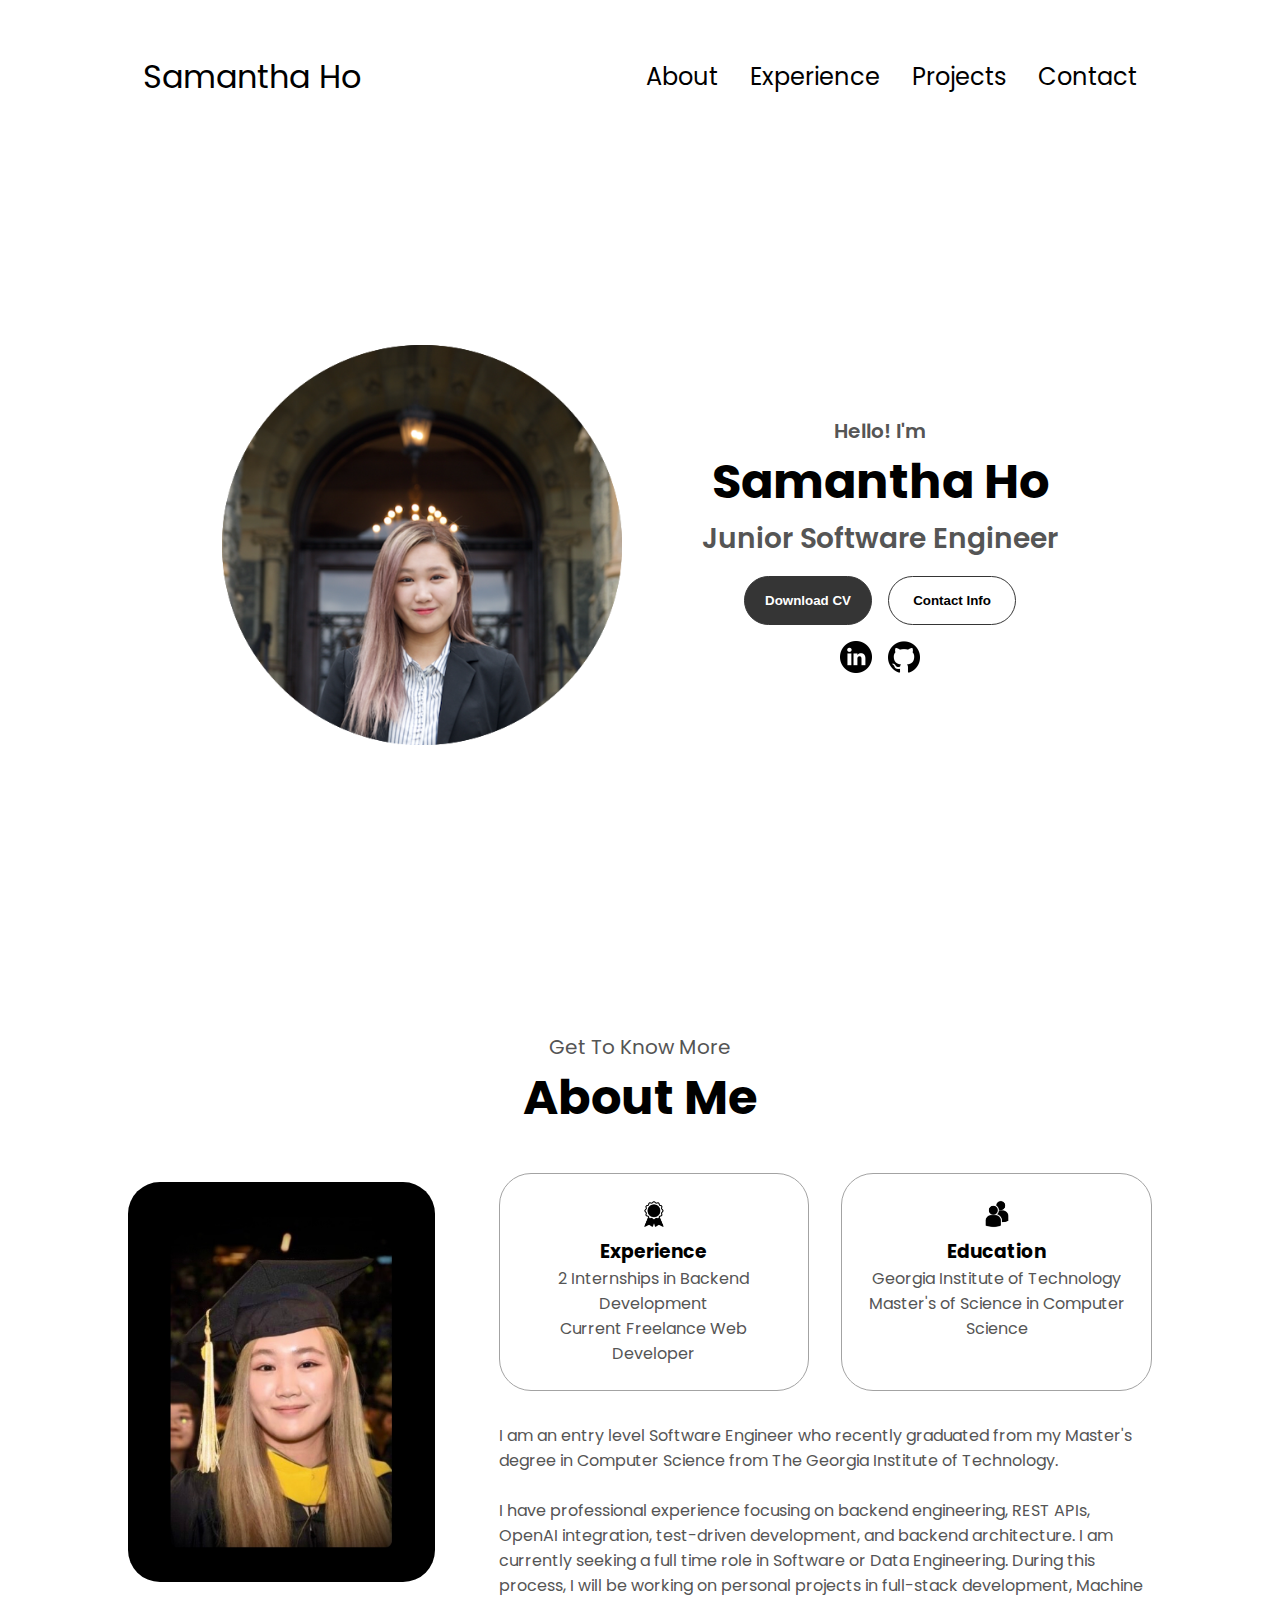
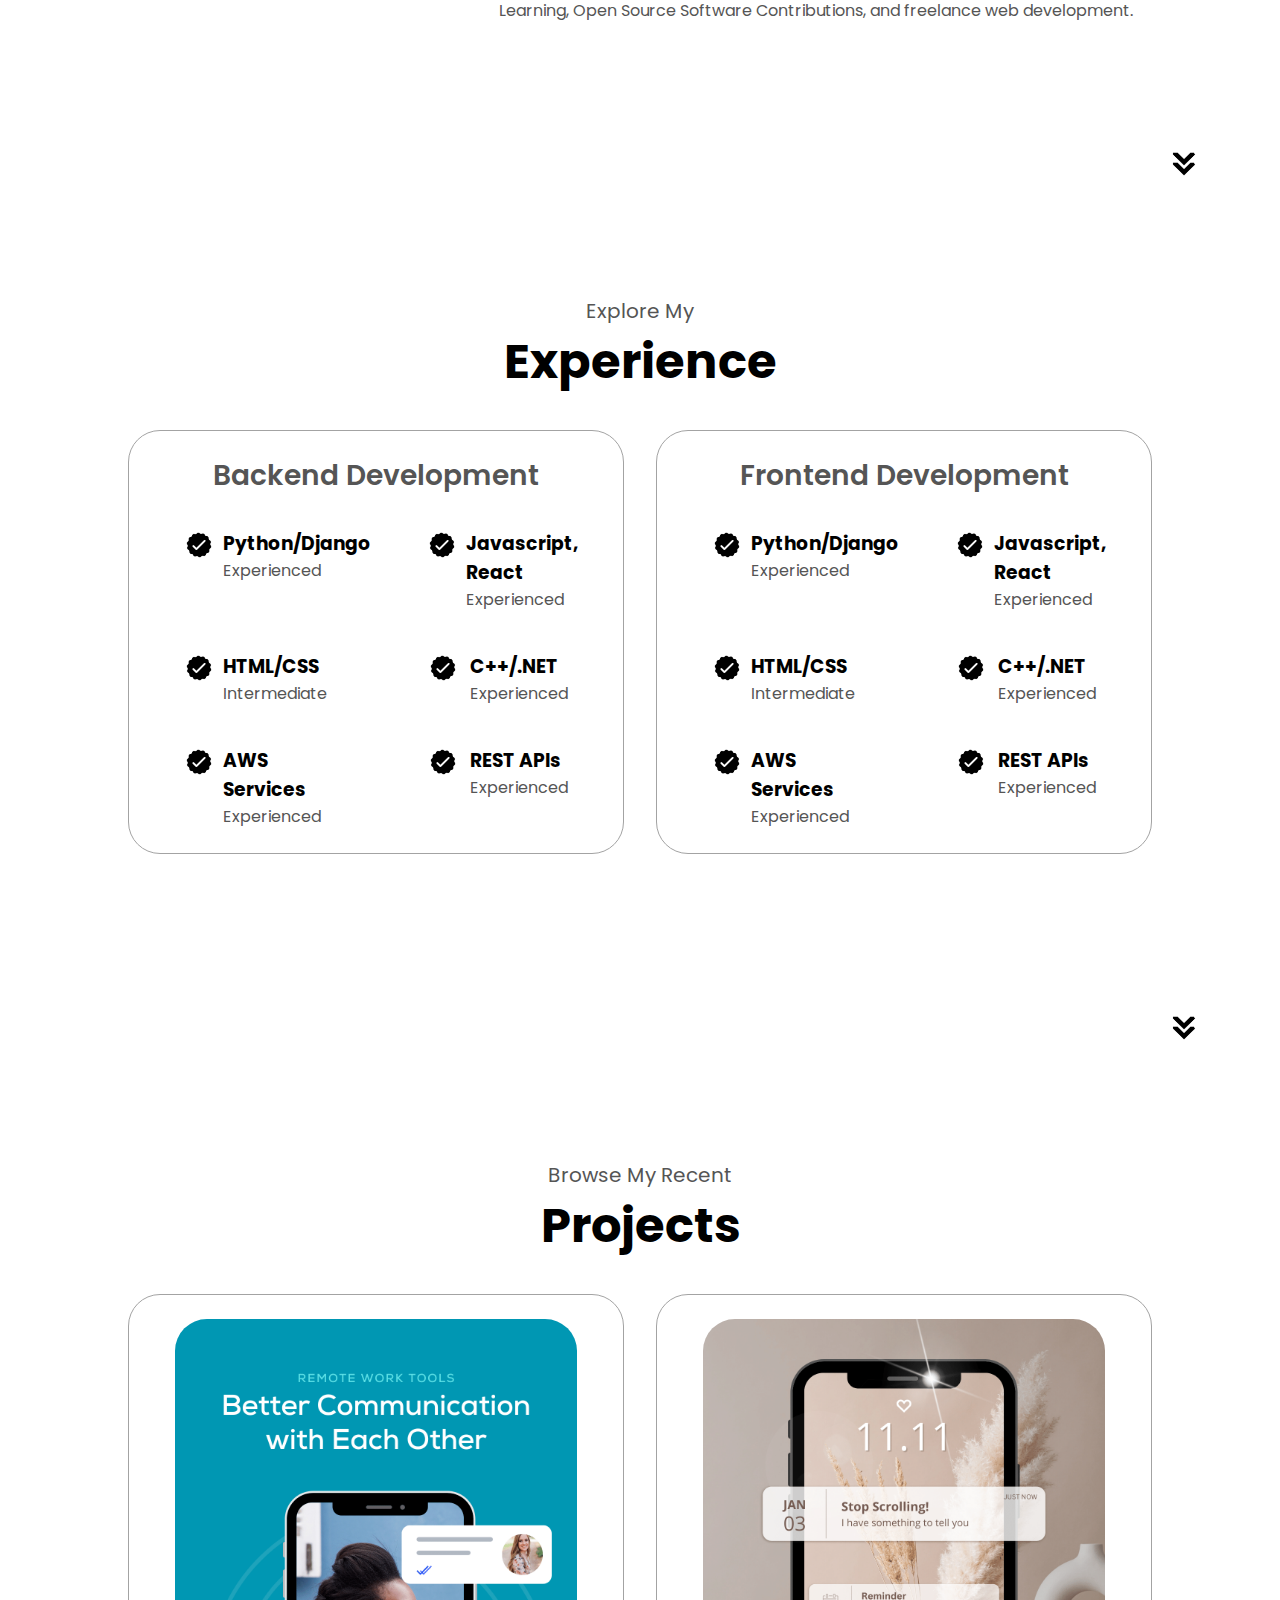
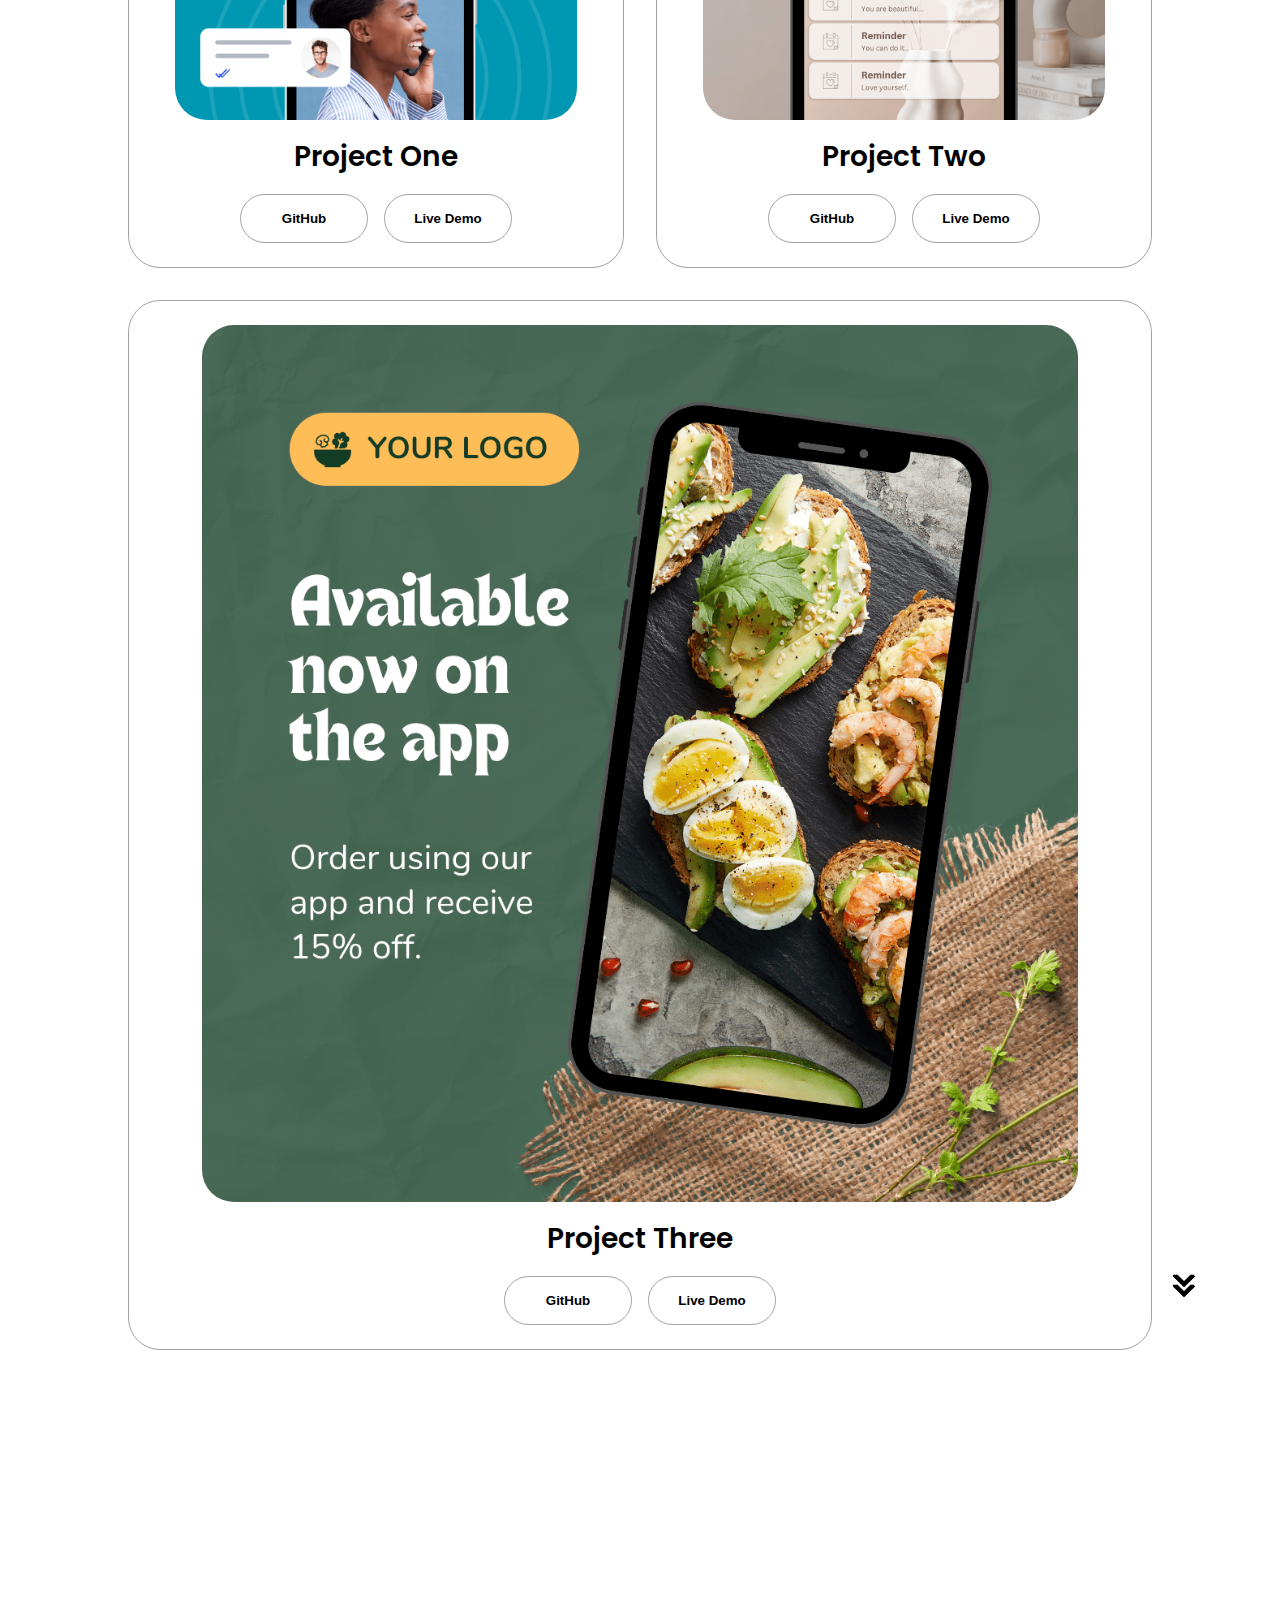
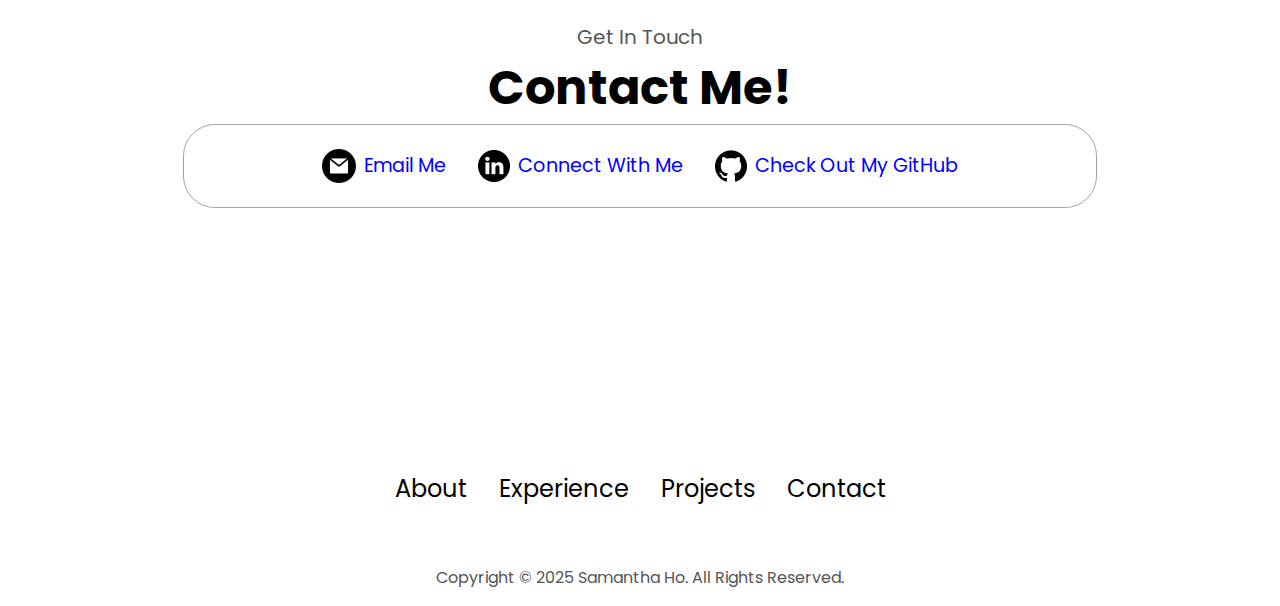
<file: index.html>
<!DOCTYPE html>
<html lang="en">
<head>
  <meta charset="UTF-8">
  <meta name="viewport" content="width=device-width, initial-scale=1.0">
  <title>My Portfolio</title>
  <link rel="stylesheet" href="style.css">
  <link rel="stylesheet" href="mediaqueries.css">
</head>
<body>
  <!-- This nav is for desktop -->
  <nav id="desktop-nav">
    <div class="logo">Samantha Ho</div>
    <div>
      <ul class="nav-links"> 
        <!-- href tags will add onto the main domain to refer to subpages -->
        <li><a href="#about">About</a></li>
        <li><a href="#experience">Experience</a></li>
        <li><a href="#projects">Projects</a></li>
        <li><a href="#contact">Contact</a></li>
      </ul>
    </div>
  </nav> 
  <!-- END nav for desktop -->
  <!------------------------------------------------------>
  <!-- This nav is for mobile -->
  <!-- toggleMenu() is a js function to handle menu being clicked -->
  <nav id="hamburger-nav">
    <div class="logo">Samantha Ho</div>
    <div class="hamburger-menu">
      <div class="hamburger-icon" onclick="toggleMenu()">
        <span></span>
        <span></span>
        <span></span>
      </div>
      <div class="menu-links">
        <li><a href="#about" onclick="toggleMenu()">About</a></li>
        <li><a href="#experience" onclick="toggleMenu()">Experience</a></li>
        <li><a href="#projects" onclick="toggleMenu()">Projects</a></li>
        <li><a href="#contact" onclick="toggleMenu()">Contact</a></li>
      </div>
    </div>
  </nav>
  <!-- END nav for mobile -->
  <!------------------------------------------------------>
  <!-- Creating the Section for Profile -->
  <section id = "profile"> 
    <div class = "section__pic-container">
      <img src="./assets/samhoheadshot.png" alt="SamanthaHoProfilePicture">
    </div>

    <div class="section__text">
      <p class="section__text__p1">Hello! I'm</p>
      <h1 class="title">Samantha Ho</h1>
      <p class ="section__text__p2">Junior Software Engineer</p>

      <div class="btn-container">
        <button class="btn btn-color-1" onclick="window.open('./assets/SamanthaHoResume.pdf')">
          Download CV
        </button>
        <button class="btn btn-color-2" onclick="location.href='./#contact'">
          Contact Info
        </button>
      </div>

      <div id="socials-container">
        <img src="./assets/linkedin.png" alt="LinkedIn Profile" class="icon" 
        onclick="location.href='https://linkedin.com/in/samantha-ho-8a4304196/'">
        <img src="./assets/github.png" alt="GitHub Profile" class="icon" 
        onclick="location.href='https://github.com/SamKristinHo'">
      </div>

    </div>

  </section>
  <!---END Section for Profile---->
  <!------------------------------------------------------>
  <!-- Creating the Section for About-->
  <!-- Reusing class names from prior section for uniform styling-->
  <section id="about">
    <p class="section__text__p1">Get To Know More</p>
    <h1 class="title">About Me</h1>

    <div class="section-container">

      <div class="section__pic-container">
        <img 
        src="./assets/Grad.jpg" 
        alt="Profile Picture"
        class="about-pic">
      </div>

      <div class="about-details-container">

        <div class="about-containers">

          <div class="details-container">
            <img 
            src="./assets/experience.png" 
            alt="Experience Icon"
            class="icon">
            <h3>Experience</h3>
            <p>2 Internships in Backend Development</p>
            <p>Current Freelance Web Developer</p>
          </div>

          <div class="details-container">
            <img 
            src="./assets/education.png" 
            alt="Education Icon"
            class="icon">
            <h3>Education</h3>
            <p>Georgia Institute of Technology <br>Master's of Science in Computer Science</p>
          </div>

        </div>

        <div class="text-container">
            <p>I am an entry level Software Engineer who recently 
              graduated from my Master's degree in Computer Science from 
              The Georgia Institute of Technology. 
              
            </p>
            <p><br></p>
            <p>
              I have professional experience focusing on backend engineering, 
              REST APIs, OpenAI integration, test-driven development, and backend 
              architecture. I am currently seeking a full time role in 
              Software or Data Engineering. During this process, I will be working 
              on personal projects in full-stack development, Machine Learning, 
              Open Source Software Contributions, and freelance web development.
            </p>
        </div>
        
      </div>

    </div>

    <img 
    src="./assets/arrow.png" 
    alt="Arrow Icon" 
    class="icon arrow" 
    onclick="location.href='./#experience'">
  
  </section>
  <!-- END Section for About-->
  <!------------------------------------------------------>
  <!-- Creating the Section for Experience-->
  <section id="experience">
    <p class="section__text__p1">Explore My</p>
    <h1 class="title"> Experience </h1>

    <div class="experience-details-container">
      
      <div class="about-containers">

        <div class="details-container">
          <h2 class="experience-sub-title">Backend Development</h2>

          <div class="article-container">
            <article>
              <img src="./assets/checkmark.png" alt="Experience Icon" class="icon">
              
              <div>
                <h3>Python/Django</h3>
                <p>Experienced</p>
              </div>

            </article>
            <article>
              <img src="./assets/checkmark.png" alt="Experience Icon" class="icon">
              
              <div>
                <h3>Javascript, React</h3>
                <p>Experienced</p>
              </div>

            </article>
            <article>
              <img src="./assets/checkmark.png" alt="Experience Icon" class="icon">
              
              <div>
                <h3>HTML/CSS</h3>
                <p>Intermediate</p>
              </div>

            </article>
            <article>
              <img src="./assets/checkmark.png" alt="Experience Icon" class="icon">
              
              <div>
                <h3>C++/.NET</h3>
                <p>Experienced</p>
              </div>

            </article>
            <article>
              <img src="./assets/checkmark.png" alt="Experience Icon" class="icon">
              
              <div>
                <h3>AWS Services</h3>
                <p>Experienced</p>
              </div>

            </article>
            <article>
              <img src="./assets/checkmark.png" alt="Experience Icon" class="icon">
              
              <div>
                <h3>REST APIs</h3>
                <p>Experienced</p>
              </div>

            </article>

          </div>

        </div>
        <div class="details-container">
          <h2 class="experience-sub-title">Frontend Development</h2>

          <div class="article-container">
            <article>
              <img src="./assets/checkmark.png" alt="Experience Icon" class="icon">
              
              <div>
                <h3>Python/Django</h3>
                <p>Experienced</p>
              </div>

            </article>
            <article>
              <img src="./assets/checkmark.png" alt="Experience Icon" class="icon">
              
              <div>
                <h3>Javascript, React</h3>
                <p>Experienced</p>
              </div>

            </article>
            <article>
              <img src="./assets/checkmark.png" alt="Experience Icon" class="icon">
              
              <div>
                <h3>HTML/CSS</h3>
                <p>Intermediate</p>
              </div>

            </article>
            <article>
              <img src="./assets/checkmark.png" alt="Experience Icon" class="icon">
              
              <div>
                <h3>C++/.NET</h3>
                <p>Experienced</p>
              </div>

            </article>
            <article>
              <img src="./assets/checkmark.png" alt="Experience Icon" class="icon">
              
              <div>
                <h3>AWS Services</h3>
                <p>Experienced</p>
              </div>

            </article>
            <article>
              <img src="./assets/checkmark.png" alt="Experience Icon" class="icon">
              
              <div>
                <h3>REST APIs</h3>
                <p>Experienced</p>
              </div>

            </article>

          </div>

        </div>

      </div> <!-- END about-containers-->

    </div>
    <img 
    src="./assets/arrow.png" 
    alt="Arrow Icon" 
    class="icon arrow" 
    onclick="location.href='./#projects'">
  </section>
  <!-- END Section for Experience-->
  <!------------------------------------------------------>
  <!-- Creating the Section for Projects-->
  <section id="projects">
    <p class="section__text__p1">Browse My Recent</p>
    <h1 class="title"> Projects</h1>
    
    <div class="experience-details-container">
      <div class="about-containers">
      
        <div class="details-container color-container">

          <div class="article-container">
            <img 
            src="./assets/project-1.png" 
            alt="Project 1"
            class="project-img">

          </div>

          <h2 class="experience-sub-title project-title">Project One</h2>

          <div class="btn-container">

            <button class="btn btn-color-2 project-btn"
            onclick="location.href='https://github.com'">GitHub</button>
            <button class="btn btn-color-2 project-btn"
            onclick="location.href='https://github.com'">Live Demo</button>

          </div>

        </div>

        <div class="details-container color-container">

          <div class="article-container">
            <img 
            src="./assets/project-2.png" 
            alt="Project 2"
            class="project-img">

          </div>

          <h2 class="experience-sub-title project-title">Project Two</h2>

          <div class="btn-container">

            <button class="btn btn-color-2 project-btn"
            onclick="location.href='https://github.com'">GitHub</button>
            <button class="btn btn-color-2 project-btn"
            onclick="location.href='https://github.com'">Live Demo</button>

          </div>

        </div>

        <div class="details-container color-container">

          <div class="article-container">
            <img 
            src="./assets/project-3.png" 
            alt="Project 3"
            class="project-img">

          </div>

          <h2 class="experience-sub-title project-title">Project Three</h2>

          <div class="btn-container">

            <button class="btn btn-color-2 project-btn"
            onclick="location.href='https://github.com'">GitHub</button>
            <button class="btn btn-color-2 project-btn"
            onclick="location.href='https://github.com'">Live Demo</button>

          </div>

        </div>
      </div>

    </div>


  <img 
    src="./assets/arrow.png" 
    alt="Arrow Icon" 
    class="icon arrow" 
    onclick="location.href='./#contact'">
  </section>
  <!-- END Section for Projects-->
  <!------------------------------------------------------>
  <!-- Creating the Section for Contacts-->

  <section id="contact">
    <p class="section__text__p1">Get In Touch</p>
    <h1 class="title">Contact Me!</h1>

    <div class="contact-info-upper-container">

      <div class="contact-info-container">

        <img 
        src="./assets/email.png" 
        alt="Email Icon"
        class ="icon contact-icon email-icon">

        <p onclick="location.href='mailto:samkristinho95@gmail.com'"><a href="mailto:samkristinho95@gmail.com"></a>
          Email Me</p>
      </div>

      <div class="contact-info-container">

        <img 
        src="./assets/linkedin.png" 
        alt="Linkedin Icon"
        class ="icon contact-icon">

        <p onclick="location.href='https://linkedin.com/in/samantha-ho-8a4304196/'"></a>
          Connect With Me</p>
      </div>

      <div class="contact-info-container">

        <img 
        src="./assets/github.png" 
        alt="Github Icon"
        class ="icon contact-icon">

        <p onclick="location.href='https://github.com/SamKristinHo'"></a>
          Check Out My GitHub</p>
      </div>

    </div>

  </section>
  <!-- END Section for Contacts-->
  <!------------------------------------------------------>
  <!-- Creating the Section for Footer-->
  <footer>
    <nav>

      <div class="nav-links-container">
        <ul class="nav-links"> 
          <!-- href tags will add onto the main domain to refer to subpages -->
          <li><a href="#about">About</a></li>
          <li><a href="#experience">Experience</a></li>
          <li><a href="#projects">Projects</a></li>
          <li><a href="#contact">Contact</a></li>
        </ul>
      </div>

    </nav>
    <p class="copyright">
      Copyright &#169; 2025 Samantha Ho. All Rights Reserved.
    </p>

  </footer>
  <!-- END Section for Footer-->

  <script src="script.js"></script>
</body>
</html>
</file>
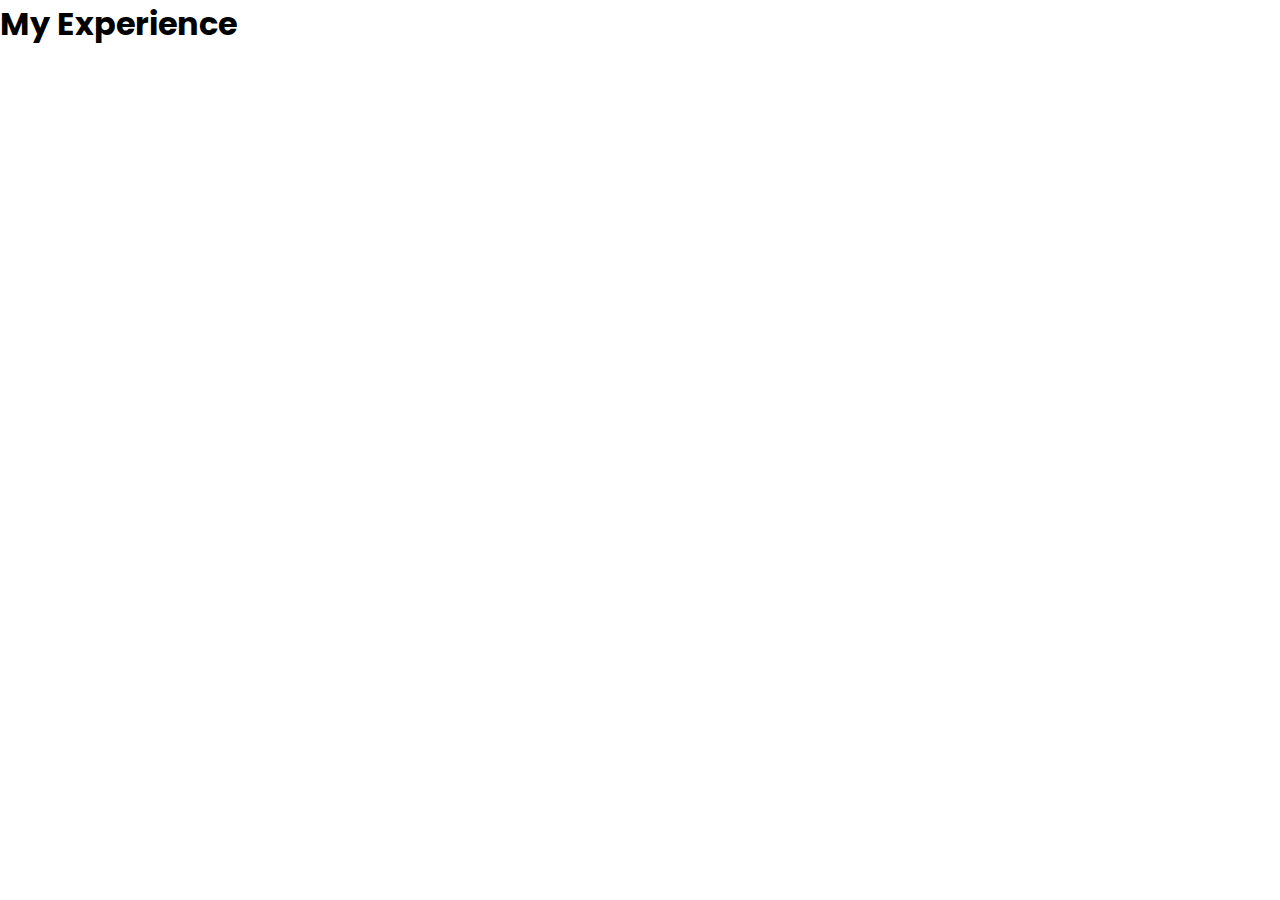
<file: Experience.html>
<!DOCTYPE html>
<html lang="en">
<head>
  <meta charset="UTF-8">
  <meta name="viewport" content="width=device-width, initial-scale=1.0">
  <title>Projects</title>
  <link rel="stylesheet" href="style.css">
  <link rel="stylesheet" href="mediaqueries.css">
</head>

<body>
<h1>My Experience</h1>




</body>
</file>
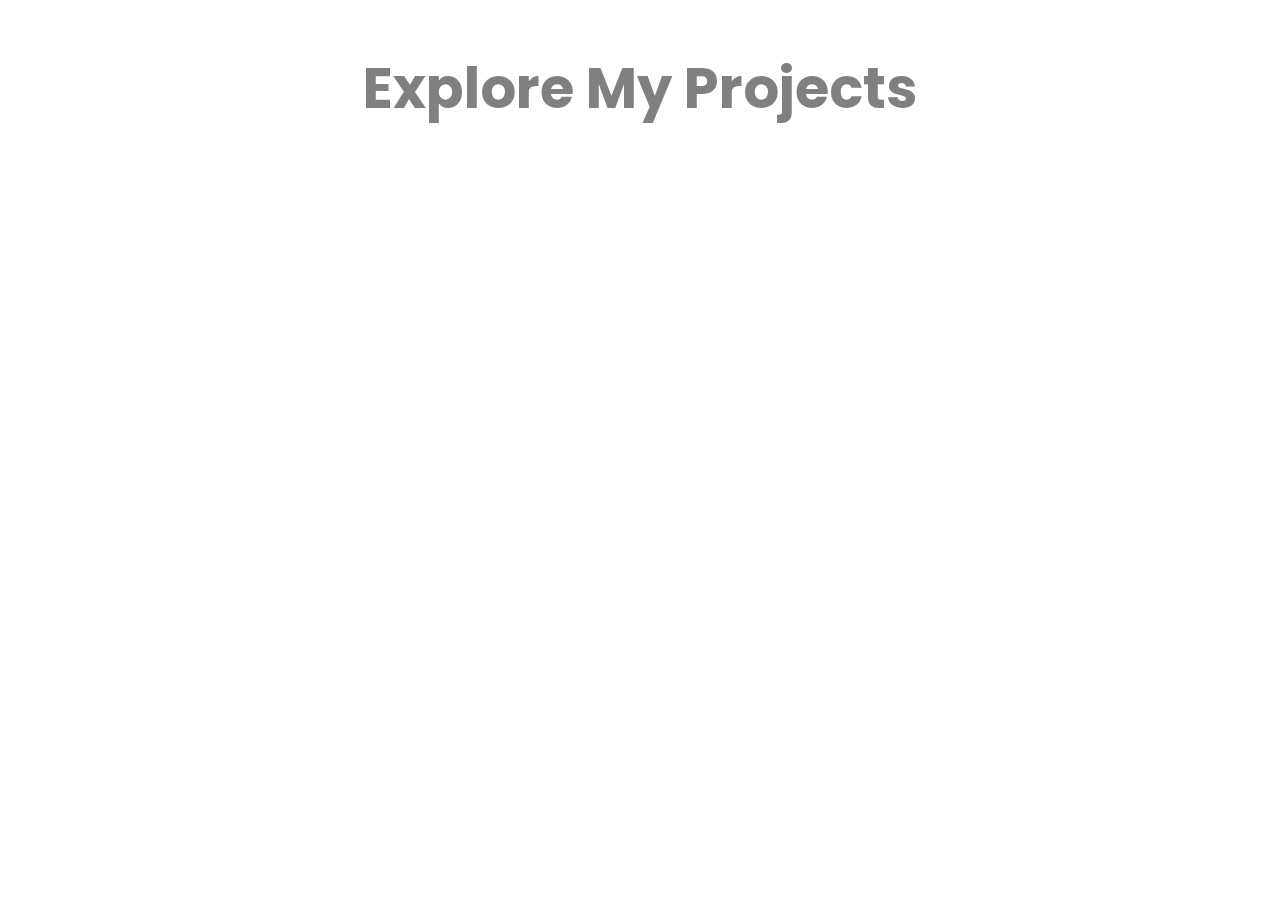
<file: Projects.html>
<!-- This is a subpage, styling will follow subpageStyle.css-->

<!DOCTYPE html>
<html lang="en">
<head>
  <meta charset="UTF-8">
  <meta name="viewport" content="width=device-width, initial-scale=1.0">
  <title>Projects</title>
  <link rel="stylesheet" href="subpageStyle.css">
  <link rel="stylesheet" href="mediaqueries.css">
</head>

<body>
  <div class="subpage-headers"> <!-- Header Div-->
    <h1>Explore My Projects</h1>
  </div> <!-- Header Div End-->




</body>
</file>
<file: style.css>
/* -------------------------IMPORTING GOOGLE FONTS------------------------- */
@import url('https://fonts.googleapis.com/css2?family=Poppins:wght@300;400;500;600&display=swap');


/* -------------------------GENERAL STYLING-------------------------
* is the Universal Selector - it selects all elements within the page 
so that elements can be normalized across different browsers. Different
browsers have their own default settings, so this block helps to normalize
elements on our page to avoid variations in browser presentations and allow
us to control our own margins and padding. 
*/
* {
  margin: 0;
  padding: 0;

}

body {
  font-family: "Poppins", sans-serif;
}

html {
  scroll-behavior: smooth; 
} 

p {
  color: rgb(85, 85, 85);
}

/* TRANSITION between two states/styles, not instantaneous */

a, .btn {
  transition: all 300ms ease;
}

/* -------------------------DESKTOP NAV-------------------------
-> Arranging all nav, nav-link children elements with Flexbox, a CSS layout
tool allowing left/right arrangements 
*/

nav, .nav-links {
  display: flex;
}

/*
height rule specifies the percentage of height of screen the nav elements 
take up, allowing for same proportions across different screen sizes 
*/
nav {
  justify-content: space-around;
  align-items: center;
  height: 17vh;
}

/*
Resizes gap, font size, and gets rid of default bullet points/
*/
.nav-links{
  gap: 2rem;
  list-style: none;
  font-size: 1.5rem;
}

a {
  color: black;
  text-decoration: none;
  text-decoration-color: white;
} 

a:hover {
  color: gray;
  text-decoration: underline;
  text-underline-offset: 1rem;
  text-decoration-color: rgb(181, 181, 181);
}

.logo {
  font-size: 2rem;
}

.logo:hover{
  cursor: default;
} 
  
/* -------------------------HAMBURGER MENU: MOBILE ONLY-------------------------
-> hamburger-nav display will control whether this shows on desktop 
which will then be overrode by rule in mediaqueries.css if the screen size
condition is met
*/

#hamburger-nav{
  display: none;
}

.hamburger-menu {
  position: relative;
  display: inline-block;
}

.hamburger-icon{
  display: flex;
  flex-direction: column;
  justify-content: space-between;
  height: 24px;
  width: 30px;
  cursor: pointer;
}

.hamburger-icon span{
  width: 100%;
  height: 2px;
  background-color: black;
  transition: all 0.3s ease-in-out; /* allows closing of menu via x*/
}

.menu-links {
  position: absolute;
  top: 100%;
  right: 0;
  background-color: white;
  width: fit-content;
  max-height: 0;
  overflow: hidden;
  transition: all 0.3s ease-in-out;
}

.menu-links a{
  display: block;
  padding: 10px;
  text-align: center;
  font-size: 1.5rem;
  color: black;
  text-decoration: none;
  transition: all 0.3s ease-in-out;
}

/* removing bullet points styling by default */
.menu-links li{
  list-style: none;
}

/*
-> behavior and appearance when menu open class is created
*/
.menu-links.open {
  max-height: 300px;
}

/*
-> behavior and appearance when icon open class is created/clicked
-> transforming line by rotating into x, and moving in x and y directions 
to make it look nicer
-> will revert to normal when open class is removed
*/
.hamburger-icon.open span:first-child{
   transform: rotate(45deg) translate(10px, 5px);
}

/*
-> removing second line completely when open/clicked
*/
.hamburger-icon.open span:nth-child(2){
   opacity: 0;
}

/*
-> making the last line cross with first to become x when open/clicked
*/
.hamburger-icon.open span:last-child{
   transform: rotate(-45deg) translate(10px, -5px);
}





/* ------------------------- SECTIONS ------------------------- */

/*
-> General Styling for all sections
-> We want padding at the top to separate each section visually
-> The rest of the height adds up to 100
*/
section{
  padding-top: 4vh;
  height: 96vh;
  margin: 0, 10rem;
  box-sizing: border-box;
  min-height: fit-content;
}

.section-container{
  display: flex;
  justify-content: center; /* I added */
  width: 80%; /* I added */
  margin: 0 auto; /* I added */
}

/*
-> Targeting the profile ID section specifically
*/
#profile{
  display: flex;
  /*align-items: center;*/
  justify-content: center;
  gap: 5rem;
  height: 80vh;
}

.section__pic-container{
  display: flex;
  height: 400px;
  width: 400px;
  margin: auto 0;
  justify-content: center;

}

.section__text {
  align-self: center;
  text-align: center;

}

.section__text p{
  font-weight: 600;
  text-align: center;
}

.section__text__p1{
  text-align: center;
  font-size: 1.25rem;
}

.section__text__p2{
  font-size: 1.75rem;
  margin-bottom: 1rem;
}

.title{
  text-align: center;
  font-size: 3rem;
}

#socials-container{
  display: flex;
  justify-content: center;
  margin-top: 1rem;
  gap: 1rem;
}


/*
-> icon class to make linkedIn, gitHub icons not massive
*/

.icon{
  cursor: pointer;
  height: 2rem;
}

/*
-> targeting Buttons specifically within Profile Section
*/

.btn-container{
  display: flex;
  justify-content: center;
  gap: 1rem;

}

.btn {
  font-weight: 600;
  transition: all 300ms ease;
  padding: 1rem;
  width: 8rem;
  border-radius: 2rem;
}

.btn-color-1 {
  border: rgb(53, 53, 53) 0.1rem solid;
  background: rgb(53, 53, 53);
  color: white;
  
}

.btn-color-1:hover{
  cursor: pointer;
  border: rgb(53, 53, 53) 0.1rem solid;
  background: black;
  color: white;


}

.btn-color-2 {
  border: rgb(53, 53, 53) 0.1rem solid;
  background: none;

}

.btn-color-2:hover{
  cursor: pointer;
  background: rgba(53, 53, 53, 0.088);
  color: black;
  border: rgb(53, 53, 53) 0.1rem solid;

}


.btn-container{
  gap: 1rem
}

/*
-> Targeting the About ID section specifically
*/

#about{
  position: relative;
}

.about-containers{
  gap: 2rem;
  margin-bottom: 2rem;
  margin-top: 2rem;
}

.about-details-container{
  justify-content: center;
  flex-direction: column;
}

.about-containers, .about-details-container {
  display: flex;
}

.about-pic{
  border-radius: 2rem; /*rounded corners*/
}

.arrow{
  position: absolute; /*absolute to section*/
  bottom: 5rem; /*2.5*/
  right: 5rem; /*-5*/
  
}

.details-container{
  padding: 1.5rem;
  flex:1;
  background:white;
  border-radius: 2rem;
  border: rgb(53, 53, 53) 0.1rem solid;
  border-color: rgb(163,163,163);
  text-align: center;
}

.section-container{
  gap: 4rem;
  height: 60%; /*I changed from 80%*/

}

.section__pic-container{
  height: 400px;
  width: 400px;
  margin: auto 0;
}

/* EXPERIENCE SECTION */

#experience{
  position: relative;
}

.experience-sub-title{
  color:rgb(85, 85, 85);
  font-weight: 600;
  font-size: 1.75rem;
  margin-bottom: 2rem;
}

.experience-details-container{
  display: flex;
  justify-content: center;
  flex-direction: column;
  width: 80%; 
  margin: 0 auto;
  /* added width and margin to center  */
}

.article-container{
  display: flex;
  text-align: initial;
  flex-wrap: wrap; 
  /* content of article container will wrap to fit container size  */
  flex-direction: row;
  gap: 2.5rem;
  justify-content: space-around;
}

article{
  display: flex;
  width: 9rem;
  justify-content: space-around;
  gap: 0.5rem;
}

article .icon{
  cursor: default;

}

/* PROJECTS SECTION */

#projects{
  position: relative;
}

.color-container{
  border-color: rgb(163,163,163);
  background: rbg(250,250,250);
}

.project-img{
  border-radius: 2rem;
  width: 90%;
  height: 90%;
}

.project-title{
  margin: 1rem;
  color:black;

}

.project-btn {
  color:black;
  border-color: rgb(163,163,163);
}

/*  CONTACTS SECTION */

#contact{
  display: flex;
  justify-content: center;
  flex-direction: column;
  height: 70vh;

}

.contact-info-upper-container{
  display: flex;
  flex-wrap: wrap;
  justify-content: center;
  border-radius: 2rem;
  border: rgb(53, 53, 53) 0.1rem solid;
  border-color: rgb(163,163,163);
  background: rbg(250,250,250);
  margin: 2rem auto;
  padding: 0.5rem;
  width: 70%;
  margin: 0 auto;
}

.contact-info-container{
  display: flex;
  align-items: center;
  justify-content: center;
  
  gap: 0.5rem;
  margin: 1rem;
}

.contact-info-container p{
  font-size: larger;
  color: blue;
  cursor: pointer;

}

.contact-icon{
  cursor: default;
}

.email-icon{
  height: 2.1rem;
}

/* FOOTER SECTION */

#footer{
  height: 26vh;
  margin: 0 1rem;

}

footer p {
  text-align: center;
}

.copyright{
  margin-bottom: 1rem;
}
</file>
<file: mediaqueries.css>
/*
-> Want to see hamburger menu when we are working on it 
-> We want it so that if a screen is lower than 1200px, the desktop-nav
will disappear, and the hamburger menu will appear 
*/

/* Rules for when the screen is 1400px wide and smaller */
@media screen and (max-width:1400px) {
  #profile{
    height: 83vh;
    margin-bottom: 6rem;
  }

  .about-containers{
    flex-wrap: wrap;
  }


}

/* Rules for when the screen is 1200px wide and smaller */
@media screen and (max-width:1200px) {
  #desktop-nav{
    display: none;
  }

  #hamburger-nav{
    display: flex;
  }

  #experience, .experience-details-container{
    margin-top: 2rem;
  }

  #profile, .section-container{
    display: block;
  }

  .arrow{
    display: none;
  }
  section, .section-container{
    height: fit-content;
  }
  section{
    margin: 0 5%;
  }

  .section__pic-container{
    width: 275px;
    height: 275px;
    margin: 0 auto 2rem;
  }

  .about-containers{
    margin-top: 0;
  }
}

/* Rules for screens width 600px and less */
@media screen and (max-width:600px) {
  #contact, footer{
    height: 40vh;
  }

  #profile{
    height: 83vh;
    margin-bottom: 0;
  }

  article{
    font-size: 1rem;
  }

  .article-container{
    display: flex;
    text-align: initial;
    flex-wrap: wrap; 
    /* content of article container will wrap to fit container size  */
    flex-direction: row;
    gap: 2.5rem;
    justify-content: center;
  }

  article{
    display: flex;
    width: 12rem;
    justify-content: flex-start;
    gap: 0.5rem;
  }

  footer nav{
    height: fit-content;
    margin-bottom: 2rem;
  }

  .about-containers, .contact-info-upper-container, .btn-container{
    flex-wrap: wrap;
  }

  .contact-info-upper-container{
    width: 80%;
    justify-content: left;
    flex-direction: column;
  }

  .email-icon{
    height: 2rem;
  }

  .contact-info-container{
    margin: 0;
  }
  .contact-info-container, p, .nav-links li a{
    font-size: .75rem;
    

  }

  .experience-sub-title{
    font-size: 1.25rem;
  }

  .logo{
    font-size: 1.5rem;
  }

  .nav-links{
    flex-direction: column;
    gap: 0.5rem;
    text-align: center;
  }

  .section__pic-container{
    width: auto;
    height: 46vw;
    justify-content: center;
  }

  .section__text__p2{
    font-size: 1.25rem;
  }
  .title{
    font-size: 2rem;
  }

  .text-container{
    text-align: justify;
  }
}
</file>
<file: subpageStyle.css>
/* -------------------------IMPORTING GOOGLE FONTS------------------------- */
@import url('https://fonts.googleapis.com/css2?family=Poppins:wght@300;400;500;600&display=swap');

/*

Subpage (Projects, Experience) styling css sheet. 
Subpages are those that flow directly from a link from homepage at index.html

*/

.subpage-headers {
  display: flex;
  flex-direction: column;
  align-items: center;
}

h1 {
  font-size: 3.5rem;
  font-family: Poppins;
  color: grey;
}
</file>
